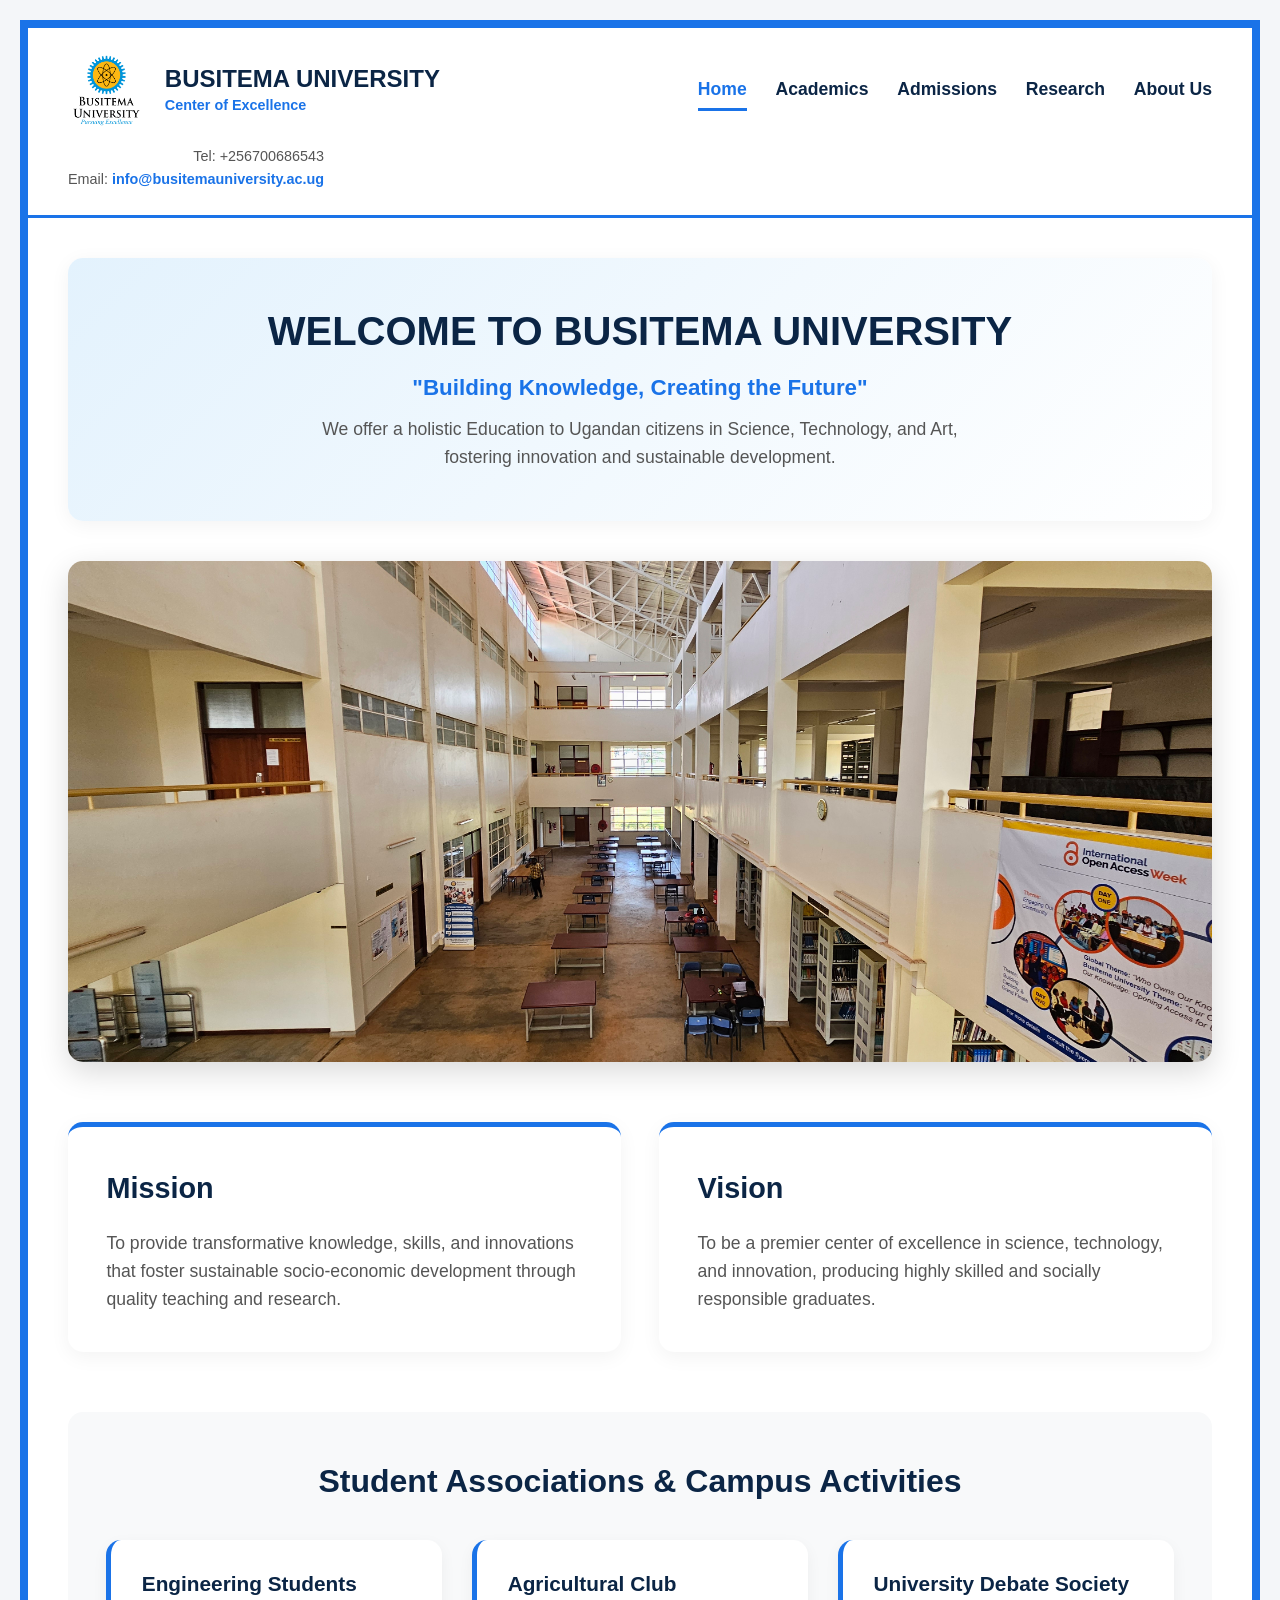
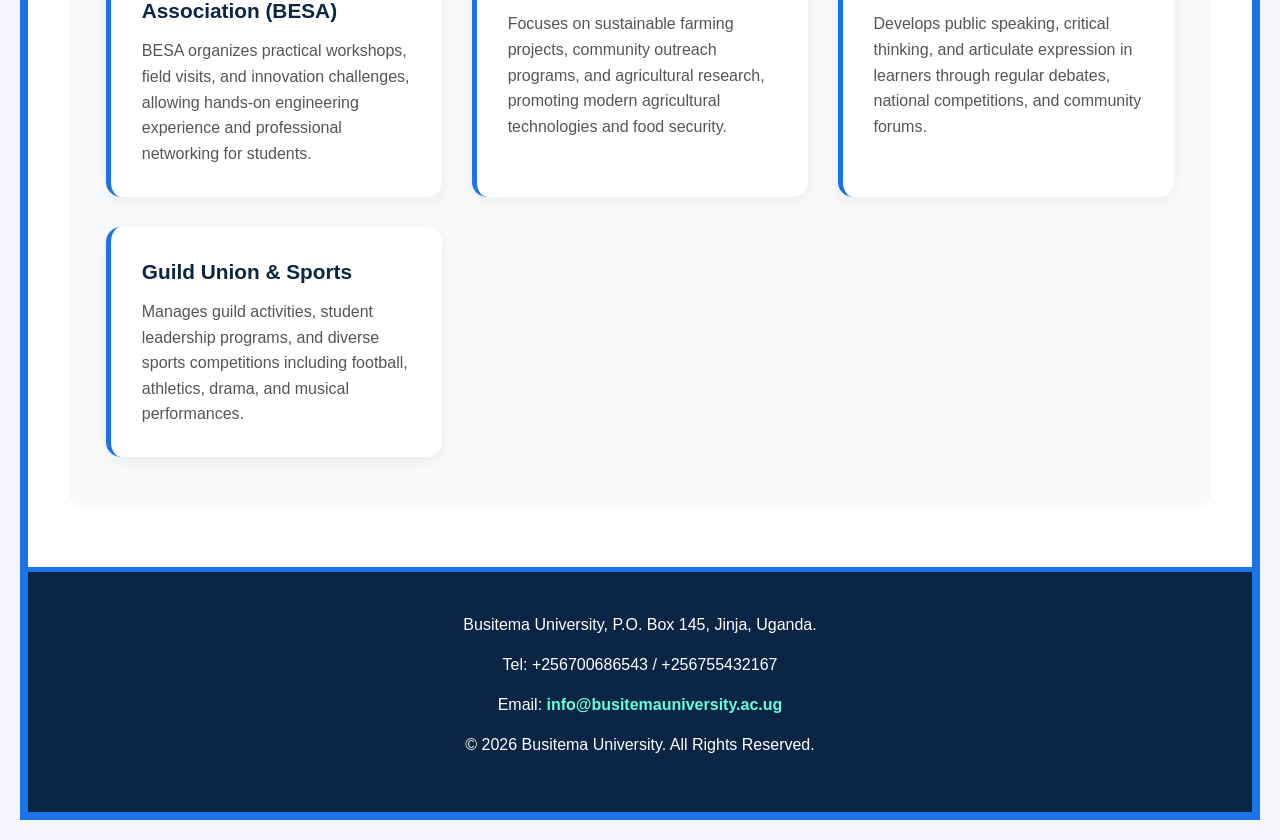
<file: index.html>
<!DOCTYPE html>
<html lang="en">
<head>
<meta charset="UTF-8">
<meta name="viewport" content="width=device-width, initial-scale=1.0">
<title>Busitema University Homepage</title>
<link rel="stylesheet" href="style.css">
</head>
<body>
<div class="page-wrapper">
<header>
<div class="header-inner">
<a class="logo-container" href="index.html">
<img src="./LOGO.png" alt="Busitema University Logo">
<div class="logo-text">
<h2>BUSITEMA UNIVERSITY</h2>
<p>Center of Excellence</p>
</div>
</a>
<button class="menu-toggle" type="button" aria-expanded="false" aria-controls="site-nav">&#9776; Menu</button>
<nav id="site-nav" aria-label="Main navigation">
<ul>
<li><a href="index.html" aria-current="page">Home</a></li>
<li><a href="academics.html">Academics</a></li>
<li><a href="#">Admissions</a></li>
<li><a href="#">Research</a></li>
<li><a href="#">About Us</a></li>
</ul>
</nav>
<div class="header-contacts">
<p>Tel: +256700686543</p>
<p>Email: <a href="mailto:info@busitemauniversity.ac.ug">info@busitemauniversity.ac.ug</a></p>
</div>
</div>
</header>
<main>
<div class="container">
<section class="hero">
<h1>WELCOME TO BUSITEMA UNIVERSITY</h1>
<p class="tagline">"Building Knowledge, Creating the Future"</p>
<p class="desc">We offer a holistic Education to Ugandan citizens in Science, Technology, and Art, fostering innovation and sustainable development.</p>
</section>
<section class="slider-container">
<div class="slider">
<div class="slide"><img src="./PHOTO 1.jpg" alt="Campus Life"></div>
<div class="slide"><img src="./2.jpg" alt="Modern Facilities"></div>
<div class="slide"><img src="./3.jpg" alt="Student Activities"></div>
<div class="slide"><img src="./4.jpg" alt="Graduation Ceremony"></div>
<div class="slide"><img src="./5.png" alt="Campus Grounds"></div>
<div class="slide"><img src="./PHOTO 1.jpg" alt="Seamless Loop"></div>
</div>
</section>
<section class="info-section">
<div class="info-card">
<h2>Mission</h2>
<p>To provide transformative knowledge, skills, and innovations that foster sustainable socio-economic development through quality teaching and research.</p>
</div>
<div class="info-card">
<h2>Vision</h2>
<p>To be a premier center of excellence in science, technology, and innovation, producing highly skilled and socially responsible graduates.</p>
</div>
</section>
<section class="clubs-section">
<h2>Student Associations &amp; Campus Activities</h2>
<div class="clubs-grid">
<div class="club-card">
<h3>Engineering Students Association (BESA)</h3>
<p>BESA organizes practical workshops, field visits, and innovation challenges, allowing hands-on engineering experience and professional networking for students.</p>
</div>
<div class="club-card">
<h3>Agricultural Club</h3>
<p>Focuses on sustainable farming projects, community outreach programs, and agricultural research, promoting modern agricultural technologies and food security.</p>
</div>
<div class="club-card">
<h3>University Debate Society</h3>
<p>Develops public speaking, critical thinking, and articulate expression in learners through regular debates, national competitions, and community forums.</p>
</div>
<div class="club-card">
<h3>Guild Union &amp; Sports</h3>
<p>Manages guild activities, student leadership programs, and diverse sports competitions including football, athletics, drama, and musical performances.</p>
</div>
</div>
</section>
</div>
</main>
<footer>
<div class="footer-content">
<p>Busitema University, P.O. Box 145, Jinja, Uganda.</p>
<p>Tel: +256700686543 / +256755432167 </p>
<p>Email: <a href="mailto:info@busitemauniversity.ac.ug">info@busitemauniversity.ac.ug</a></p>
<p>© 2026 Busitema University. All Rights Reserved.</p>
</div>
</footer>
</div>
<script>
// Phone menu button
var toggle = document.querySelector('.menu-toggle');
var nav = document.getElementById('site-nav');
toggle.addEventListener('click', function () {
  var open = nav.classList.toggle('open');
  toggle.setAttribute('aria-expanded', open);
});
</script>
</body>
</html>
</file>
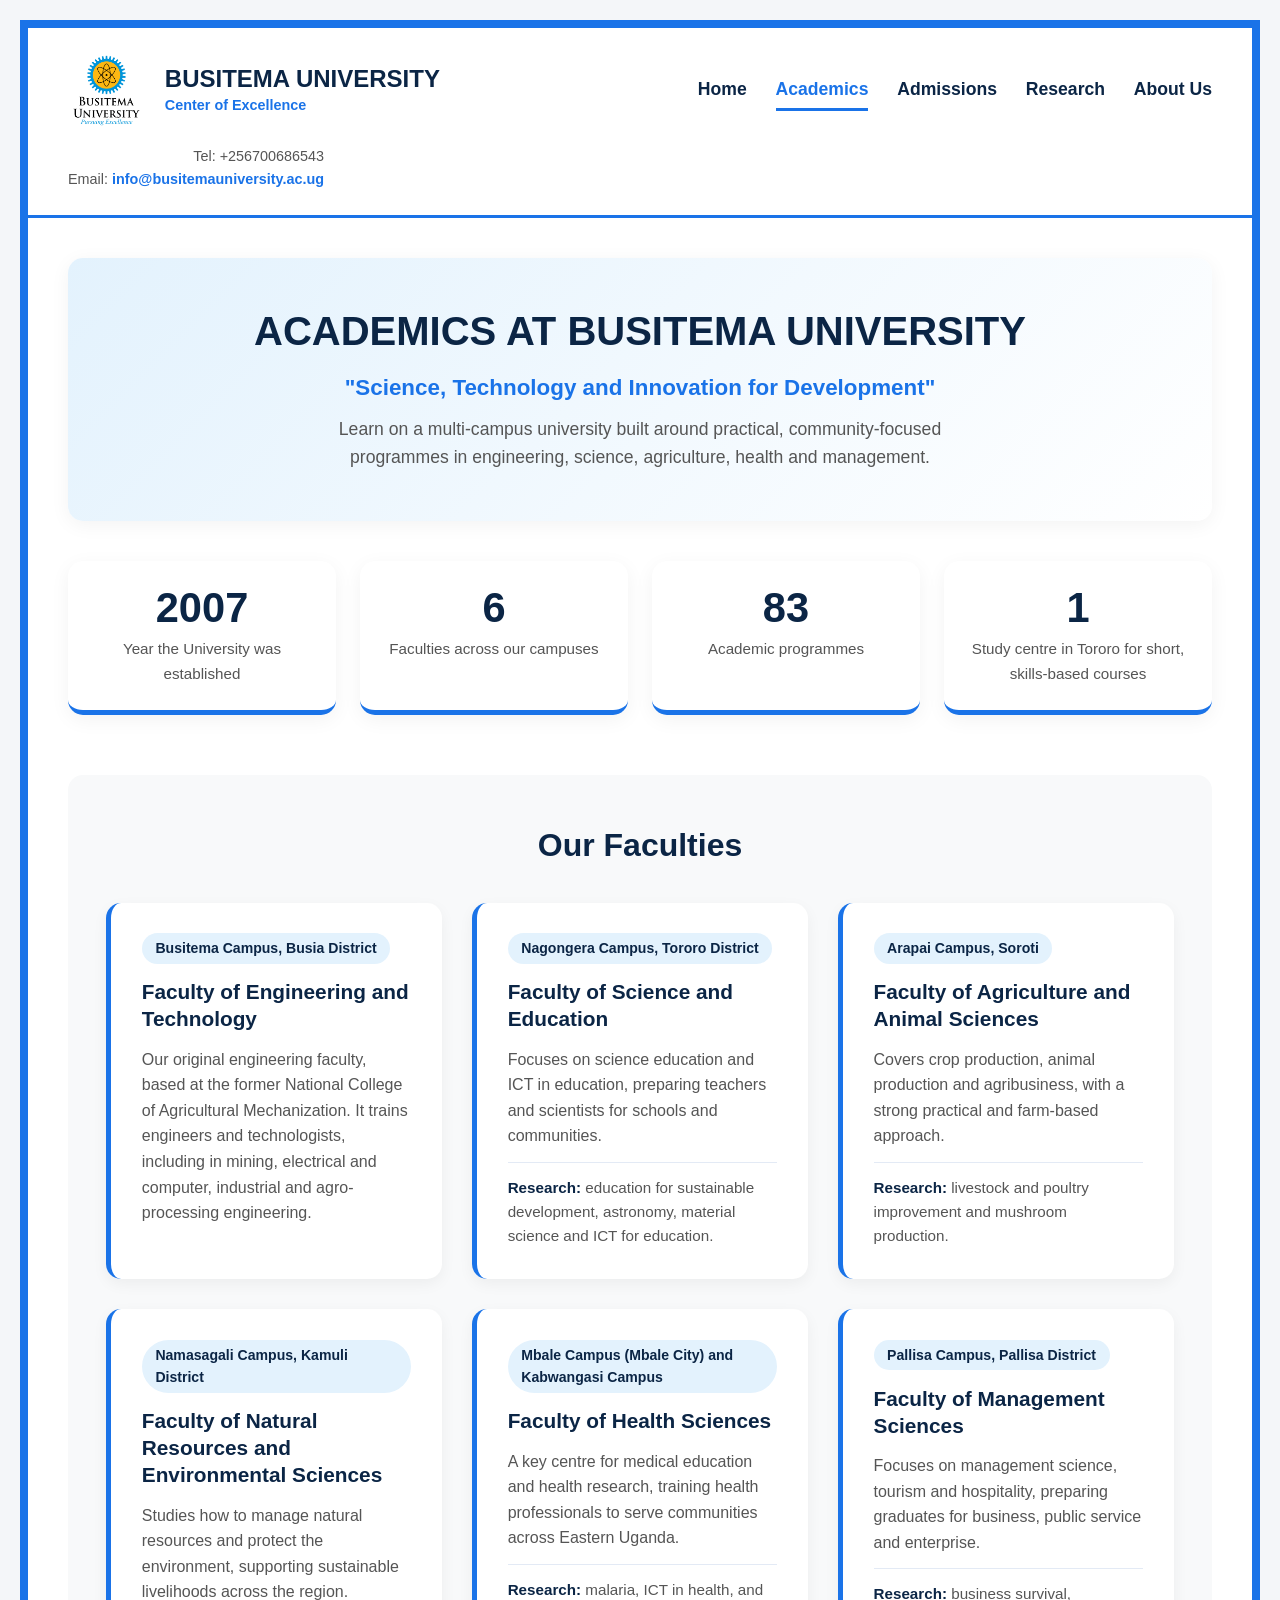
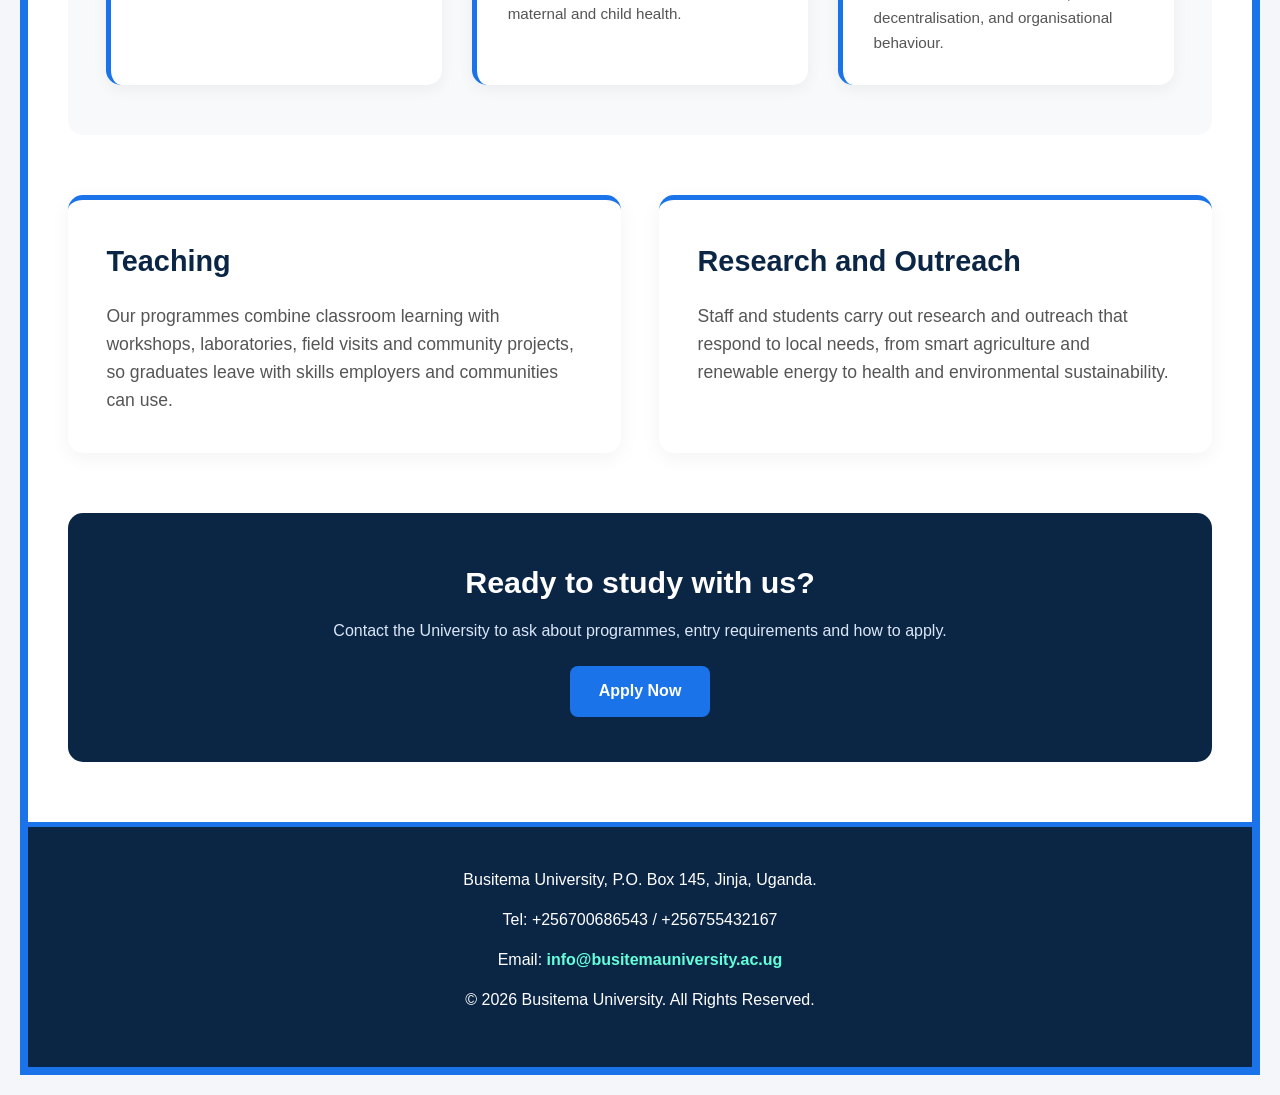
<file: academics.html>
<!DOCTYPE html>
<html lang="en">
<head>
<meta charset="UTF-8">
<meta name="viewport" content="width=device-width, initial-scale=1.0">
<title>Academics | Busitema University</title>
<link rel="stylesheet" href="style.css">
</head>
<body>
<div class="page-wrapper">
<header>
<div class="header-inner">
<a class="logo-container" href="index.html">
<img src="./LOGO.png" alt="Busitema University Logo">
<div class="logo-text">
<h2>BUSITEMA UNIVERSITY</h2>
<p>Center of Excellence</p>
</div>
</a>
<button class="menu-toggle" type="button" aria-expanded="false" aria-controls="site-nav">&#9776; Menu</button>
<nav id="site-nav" aria-label="Main navigation">
<ul>
<li><a href="index.html">Home</a></li>
<li><a href="academics.html" aria-current="page">Academics</a></li>
<li><a href="#">Admissions</a></li>
<li><a href="#">Research</a></li>
<li><a href="#">About Us</a></li>
</ul>
</nav>
<div class="header-contacts">
<p>Tel: +256700686543</p>
<p>Email: <a href="mailto:info@busitemauniversity.ac.ug">info@busitemauniversity.ac.ug</a></p>
</div>
</div>
</header>
<main>
<div class="container">
<section class="hero">
<h1>ACADEMICS AT BUSITEMA UNIVERSITY</h1>
<p class="tagline">"Science, Technology and Innovation for Development"</p>
<p class="desc">Learn on a multi-campus university built around practical, community-focused programmes in engineering, science, agriculture, health and management.</p>
</section>

<section class="facts" aria-label="Academics at a glance">
<div class="fact"><strong>2007</strong><span>Year the University was established</span></div>
<div class="fact"><strong>6</strong><span>Faculties across our campuses</span></div>
<div class="fact"><strong>83</strong><span>Academic programmes</span></div>
<div class="fact"><strong>1</strong><span>Study centre in Tororo for short, skills-based courses</span></div>
</section>

<section class="clubs-section">
<h2>Our Faculties</h2>
<div class="clubs-grid">
<div class="club-card">
<span class="campus">Busitema Campus, Busia District</span>
<h3>Faculty of Engineering and Technology</h3>
<p>Our original engineering faculty, based at the former National College of Agricultural Mechanization. It trains engineers and technologists, including in mining, electrical and computer, industrial and agro-processing engineering.</p>
</div>
<div class="club-card">
<span class="campus">Nagongera Campus, Tororo District</span>
<h3>Faculty of Science and Education</h3>
<p>Focuses on science education and ICT in education, preparing teachers and scientists for schools and communities.</p>
<p class="research"><strong>Research:</strong> education for sustainable development, astronomy, material science and ICT for education.</p>
</div>
<div class="club-card">
<span class="campus">Arapai Campus, Soroti</span>
<h3>Faculty of Agriculture and Animal Sciences</h3>
<p>Covers crop production, animal production and agribusiness, with a strong practical and farm-based approach.</p>
<p class="research"><strong>Research:</strong> livestock and poultry improvement and mushroom production.</p>
</div>
<div class="club-card">
<span class="campus">Namasagali Campus, Kamuli District</span>
<h3>Faculty of Natural Resources and Environmental Sciences</h3>
<p>Studies how to manage natural resources and protect the environment, supporting sustainable livelihoods across the region.</p>
</div>
<div class="club-card">
<span class="campus">Mbale Campus (Mbale City) and Kabwangasi Campus</span>
<h3>Faculty of Health Sciences</h3>
<p>A key centre for medical education and health research, training health professionals to serve communities across Eastern Uganda.</p>
<p class="research"><strong>Research:</strong> malaria, ICT in health, and maternal and child health.</p>
</div>
<div class="club-card">
<span class="campus">Pallisa Campus, Pallisa District</span>
<h3>Faculty of Management Sciences</h3>
<p>Focuses on management science, tourism and hospitality, preparing graduates for business, public service and enterprise.</p>
<p class="research"><strong>Research:</strong> business survival, decentralisation, and organisational behaviour.</p>
</div>
</div>
</section>

<section class="info-section">
<div class="info-card">
<h2>Teaching</h2>
<p>Our programmes combine classroom learning with workshops, laboratories, field visits and community projects, so graduates leave with skills employers and communities can use.</p>
</div>
<div class="info-card">
<h2>Research and Outreach</h2>
<p>Staff and students carry out research and outreach that respond to local needs, from smart agriculture and renewable energy to health and environmental sustainability.</p>
</div>
</section>

<section class="cta-band">
<h2>Ready to study with us?</h2>
<p>Contact the University to ask about programmes, entry requirements and how to apply.</p>
<a class="button" href="#">Apply Now</a>
</section>
</div>
</main>
<footer>
<div class="footer-content">
<p>Busitema University, P.O. Box 145, Jinja, Uganda.</p>
<p>Tel: +256700686543 / +256755432167 </p>
<p>Email: <a href="mailto:info@busitemauniversity.ac.ug">info@busitemauniversity.ac.ug</a></p>
<p>© 2026 Busitema University. All Rights Reserved.</p>
</div>
</footer>
</div>
<script>
// Phone menu button
var toggle = document.querySelector('.menu-toggle');
var nav = document.getElementById('site-nav');
toggle.addEventListener('click', function () {
  var open = nav.classList.toggle('open');
  toggle.setAttribute('aria-expanded', open);
});
</script>
</body>
</html>
</file>
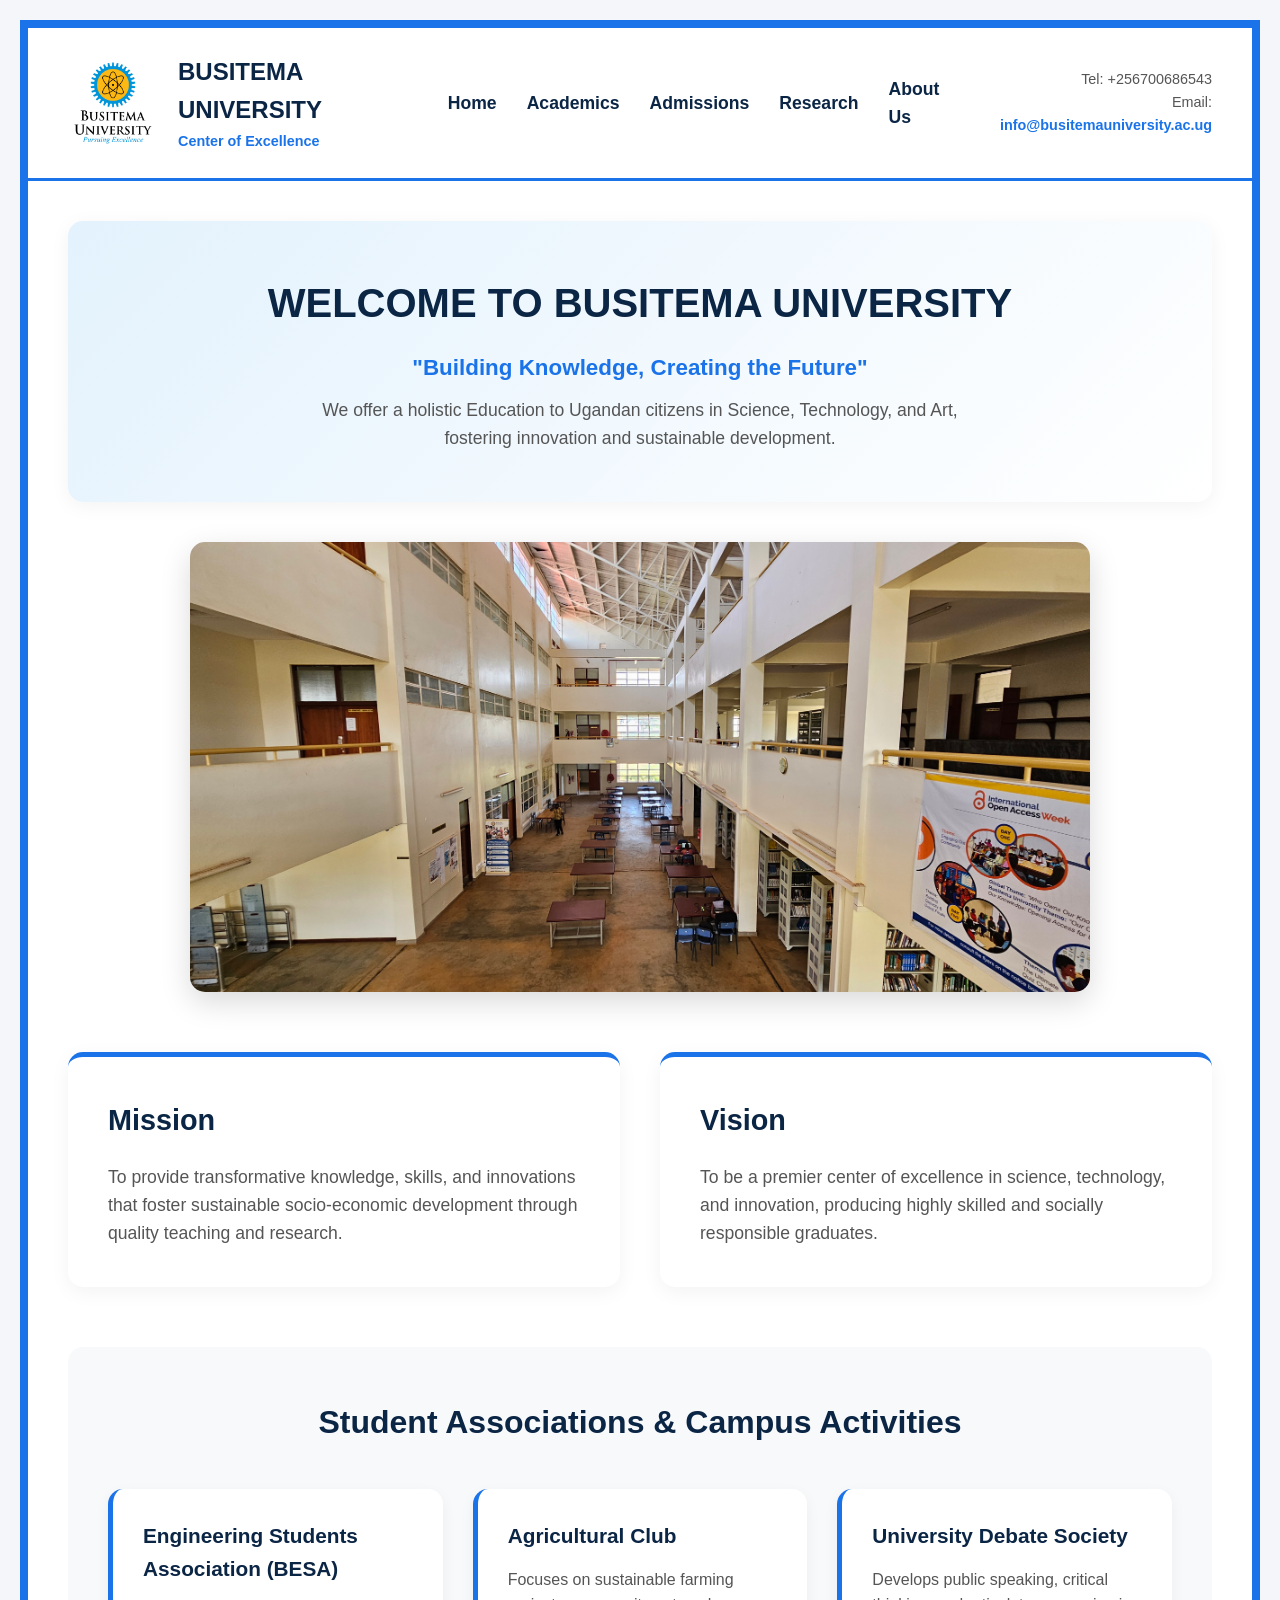
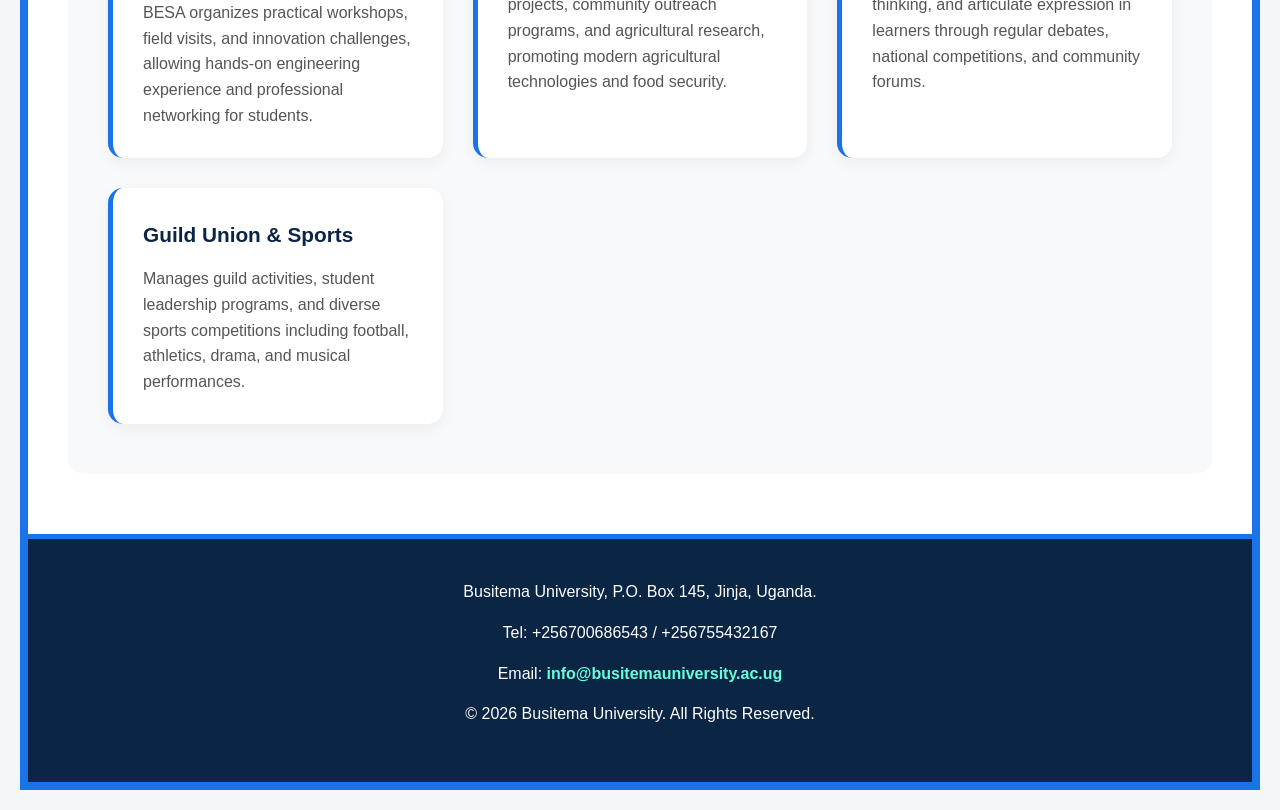
<file: Busitema Jovy.html>
<!DOCTYPE html>
<html lang="en">
<head>
<meta charset="UTF-8">
<meta name="viewport" content="width=device-width, initial-scale=1.0">
<title>Busitema University Homepage</title>
<style>
* {
margin: 0;
padding: 0;
box-sizing: border-box;
}
body {
font-family: 'Segoe UI', Tahoma, Geneva, Verdana, sans-serif;
line-height: 1.6;
background-color: #f4f6f9;
color: #333;
min-height: 100vh;
padding: 20px;
}
.page-wrapper {
border: 8px solid #1a73e8;
min-height: calc(100vh - 40px);
background-color: #ffffff;
display: flex;
flex-direction: column;
}
header {
background-color: #ffffff;
padding: 25px 40px;
border-bottom: 3px solid #1a73e8;
display: flex;
align-items: center;
justify-content: space-between;
}
.logo-container {
display: flex;
align-items: center;
gap: 20px;
}
.logo-container img {
height: 90px;
width: auto;
}
.logo-text h2 {
color: #0b2545;
font-size: 1.5rem;
font-weight: bold;
}
.logo-text p {
color: #1a73e8;
font-size: 0.9rem;
font-weight: 600;
}
nav ul {
display: flex;
list-style: none;
gap: 30px;
align-items: center;
}
nav ul li a {
text-decoration: none;
color: #0b2545;
font-weight: 600;
font-size: 1.1rem;
transition: color 0.3s ease;
}
nav ul li a:hover {
color: #1a73e8;
}
.header-contacts {
text-align: right;
font-size: 0.9rem;
color: #555;
}
.header-contacts a {
color: #1a73e8;
text-decoration: none;
font-weight: 600;
}
main {
flex: 1;
padding: 0 40px;
}
.hero {
text-align: center;
margin: 40px 0;
background: linear-gradient(135deg, #e3f2fd 0%, #ffffff 100%);
padding: 50px;
border-radius: 15px;
box-shadow: 0 4px 20px rgba(0,0,0,0.05);
}
.hero h1 {
color: #0b2545;
margin-bottom: 15px;
font-size: 2.5rem;
}
.hero p.tagline {
font-size: 1.4rem;
color: #1a73e8;
font-weight: 600;
margin-bottom: 10px;
}
.hero p.desc {
font-size: 1.1rem;
color: #555;
max-width: 700px;
margin: 0 auto;
}
.slider-container {
max-width: 900px;
margin: 0 auto 60px auto;
overflow: hidden;
border-radius: 15px;
box-shadow: 0 10px 30px rgba(0,0,0,0.15);
}
.slider {
display: flex;
width: 600%;
animation: slideAnimation 30s infinite;
}
.slide {
width: 16.6667%;
}
.slide img {
width: 100%;
height: 450px;
object-fit: cover;
display: block;
}
@keyframes slideAnimation {
0%, 16% { transform: translateX(0%); }
20%, 36% { transform: translateX(-16.6667%); }
40%, 56% { transform: translateX(-33.3333%); }
60%, 76% { transform: translateX(-50%); }
80%, 96% { transform: translateX(-66.6667%); }
100% { transform: translateX(0%); }
}
.info-section {
display: grid;
grid-template-columns: 1fr 1fr;
gap: 40px;
margin-bottom: 60px;
}
.info-card {
background-color: #ffffff;
padding: 40px;
border-radius: 15px;
box-shadow: 0 5px 20px rgba(0,0,0,0.05);
border-top: 5px solid #1a73e8;
transition: transform 0.3s ease;
}
.info-card:hover {
transform: translateY(-5px);
}
.info-card h2 {
color: #0b2545;
margin-bottom: 20px;
font-size: 1.8rem;
display: flex;
align-items: center;
gap: 15px;
}
.info-card p {
color: #555;
font-size: 1.1rem;
}
.clubs-section {
background-color: #f8f9fa;
padding: 50px 40px;
border-radius: 15px;
margin-bottom: 60px;
}
.clubs-section h2 {
color: #0b2545;
margin-bottom: 40px;
text-align: center;
font-size: 2rem;
}
.clubs-grid {
display: grid;
grid-template-columns: repeat(auto-fit, minmax(280px, 1fr));
gap: 30px;
}
.club-card {
background-color: #ffffff;
padding: 30px;
border-radius: 15px;
box-shadow: 0 5px 15px rgba(0,0,0,0.05);
border-left: 5px solid #1a73e8;
transition: all 0.3s ease;
}
.club-card:hover {
box-shadow: 0 10px 25px rgba(0,0,0,0.1);
transform: translateY(-3px);
border-left-color: #0b2545;
}
.club-card h3 {
color: #0b2545;
margin-bottom: 15px;
font-size: 1.3rem;
}
.club-card p {
color: #555;
font-size: 1rem;
}
footer {
background-color: #0b2545;
color: #ffffff;
padding: 40px;
text-align: center;
border-top: 5px solid #1a73e8;
}
.footer-content {
font-size: 1rem;
max-width: 800px;
margin: 0 auto;
}
.footer-content p {
margin-bottom: 15px;
}
.footer-content a {
color: #64ffda;
text-decoration: none;
font-weight: 600;
}
@media (max-width: 1024px) {
.info-section {
grid-template-columns: 1fr;
}
}
@media (max-width: 768px) {
header {
flex-direction: column;
gap: 20px;
text-align: center;
}
main {
padding: 0 20px;
}
.hero {
padding: 30px;
}
}
</style>
</head>
<body>
<div class="page-wrapper">
<header>
<div class="logo-container">
<img src="./LOGO.png" alt="Busitema University Logo">
<div class="logo-text">
<h2>BUSITEMA UNIVERSITY</h2>
<p>Center of Excellence</p>
</div>
</div>
<nav>
<ul>
<li><a href="#">Home</a></li>
<li><a href="#">Academics</a></li>
<li><a href="#">Admissions</a></li>
<li><a href="#">Research</a></li>
<li><a href="#">About Us</a></li>
</ul>
</nav>
<div class="header-contacts">
<p>Tel: +256700686543</p>
<p>Email: <a href="mailto:info@busitemauniversity.ac.ug">info@busitemauniversity.ac.ug</a></p>
</div>
</header>
<main>
<section class="hero">
<h1>WELCOME TO BUSITEMA UNIVERSITY</h1>
<p class="tagline">"Building Knowledge, Creating the Future"</p>
<p class="desc">We offer a holistic Education to Ugandan citizens in Science, Technology, and Art, fostering innovation and sustainable development.</p>
</section>
<section class="slider-container">
<div class="slider">
<div class="slide"><img src="./PHOTO 1.jpg" alt="Campus Life"></div>
<div class="slide"><img src="./2.jpg" alt="Modern Facilities"></div>
<div class="slide"><img src="./3.jpg" alt="Student Activities"></div>
<div class="slide"><img src="./4.jpg" alt="Graduation Ceremony"></div>
<div class="slide"><img src="./5.png" alt="Campus Grounds"></div>
<div class="slide"><img src="./PHOTO 1.jpg" alt="Seamless Loop"></div>
</div>
</section>
<section class="info-section">
<div class="info-card">
<h2>Mission</h2>
<p>To provide transformative knowledge, skills, and innovations that foster sustainable socio-economic development through quality teaching and research.</p>
</div>
<div class="info-card">
<h2>Vision</h2>
<p>To be a premier center of excellence in science, technology, and innovation, producing highly skilled and socially responsible graduates.</p>
</div>
</section>
<section class="clubs-section">
<h2>Student Associations & Campus Activities</h2>
<div class="clubs-grid">
<div class="club-card">
<h3>Engineering Students Association (BESA)</h3>
<p>BESA organizes practical workshops, field visits, and innovation challenges, allowing hands-on engineering experience and professional networking for students.</p>
</div>
<div class="club-card">
<h3>Agricultural Club</h3>
<p>Focuses on sustainable farming projects, community outreach programs, and agricultural research, promoting modern agricultural technologies and food security.</p>
</div>
<div class="club-card">
<h3>University Debate Society</h3>
<p>Develops public speaking, critical thinking, and articulate expression in learners through regular debates, national competitions, and community forums.</p>
</div>
<div class="club-card">
<h3>Guild Union & Sports</h3>
<p>Manages guild activities, student leadership programs, and diverse sports competitions including football, athletics, drama, and musical performances.</p>
</div>
</div>
</section>
</main>
<footer>
<div class="footer-content">
<p>Busitema University, P.O. Box 145, Jinja, Uganda.</p>
<p>Tel: +256700686543 / +256755432167 </p>
<p>Email: <a href="mailto:info@busitemauniversity.ac.ug">info@busitemauniversity.ac.ug</a></p>
<p>© 2026 Busitema University. All Rights Reserved.</p>
</div>
</footer>
</div>
</body>
</html>
</file>
<file: style.css>
/* =====================================================
   BUSITEMA UNIVERSITY - shared stylesheet (all pages)
   Sizes use rem, and the root font size grows on large
   screens / TVs so everything scales up together.
   ===================================================== */

:root {
  --blue: #1a73e8;
  --navy: #0b2545;
  --text: #333;
  --muted: #555;
  --page-bg: #f4f6f9;
  --line: #e3eaf5;
}

* {
  margin: 0;
  padding: 0;
  box-sizing: border-box;
}

/* Scale the whole design up on big monitors and TVs */
html {
  font-size: 100%;
  -webkit-text-size-adjust: 100%;
}
@media (min-width: 1600px) { html { font-size: 112.5%; } }
@media (min-width: 2200px) { html { font-size: 137.5%; } }
@media (min-width: 3000px) { html { font-size: 175%; } }

body {
  font-family: 'Segoe UI', Tahoma, Geneva, Verdana, sans-serif;
  line-height: 1.6;
  background-color: var(--page-bg);
  color: var(--text);
  min-height: 100vh;
  padding: 1.25rem;
}

img {
  max-width: 100%;
}

.page-wrapper {
  border: 0.5rem solid var(--blue);
  min-height: calc(100vh - 2.5rem);
  background-color: #ffffff;
  display: flex;
  flex-direction: column;
}

/* Keeps content from stretching too wide on very large screens */
.container {
  width: 100%;
  max-width: 85rem;
  margin-inline: auto;
}

/* ---------------- HEADER ---------------- */
header {
  background-color: #ffffff;
  padding: 1.5rem clamp(1rem, 4vw, 2.5rem);
  border-bottom: 3px solid var(--blue);
}

.header-inner {
  display: flex;
  align-items: center;
  justify-content: space-between;
  flex-wrap: wrap;
  gap: 1rem 1.5rem;
}

.logo-container {
  display: flex;
  align-items: center;
  gap: 1.25rem;
  text-decoration: none;
}

.logo-container img {
  height: clamp(3.5rem, 6vw, 5.6rem);
  width: auto;
}

.logo-text h2 {
  color: var(--navy);
  font-size: clamp(1.1rem, 2vw, 1.5rem);
  font-weight: bold;
  line-height: 1.25;
}

.logo-text p {
  color: var(--blue);
  font-size: 0.9rem;
  font-weight: 600;
}

nav ul {
  display: flex;
  flex-wrap: wrap;
  justify-content: center;
  list-style: none;
  gap: 0.5rem 1.8rem;
  align-items: center;
}

nav ul li a {
  display: inline-block;
  padding: 0.3rem 0;
  text-decoration: none;
  color: var(--navy);
  font-weight: 600;
  font-size: 1.1rem;
  border-bottom: 3px solid transparent;
  transition: color 0.3s ease, border-color 0.3s ease;
}

nav ul li a:hover {
  color: var(--blue);
}

nav ul li a[aria-current="page"] {
  color: var(--blue);
  border-bottom-color: var(--blue);
}

.header-contacts {
  text-align: right;
  font-size: 0.9rem;
  color: var(--muted);
}

.header-contacts a {
  color: var(--blue);
  text-decoration: none;
  font-weight: 600;
  overflow-wrap: anywhere;
}

/* Menu button: only shown on phones */
.menu-toggle {
  display: none;
  align-items: center;
  gap: 0.5rem;
  background-color: var(--blue);
  color: #ffffff;
  border: none;
  border-radius: 8px;
  padding: 0.6rem 1.4rem;
  font-size: 1rem;
  font-weight: 600;
  font-family: inherit;
  cursor: pointer;
}

.menu-toggle:focus-visible,
nav a:focus-visible {
  outline: 3px solid var(--navy);
  outline-offset: 3px;
}

/* ---------------- MAIN ---------------- */
main {
  flex: 1;
  padding: 0 clamp(1rem, 4vw, 2.5rem);
}

.hero {
  text-align: center;
  margin: clamp(1.5rem, 4vw, 2.5rem) 0;
  background: linear-gradient(135deg, #e3f2fd 0%, #ffffff 100%);
  padding: clamp(1.5rem, 5vw, 3.1rem);
  border-radius: 15px;
  box-shadow: 0 4px 20px rgba(0,0,0,0.05);
}

.hero h1 {
  color: var(--navy);
  margin-bottom: 0.9rem;
  font-size: clamp(1.5rem, 1rem + 2.2vw, 2.5rem);
  line-height: 1.2;
}

.hero p.tagline {
  font-size: clamp(1.1rem, 0.9rem + 0.9vw, 1.4rem);
  color: var(--blue);
  font-weight: 600;
  margin-bottom: 0.6rem;
}

.hero p.desc {
  font-size: clamp(1rem, 0.95rem + 0.3vw, 1.1rem);
  color: var(--muted);
  max-width: 44rem;
  margin: 0 auto;
}

/* Photo slider */
.slider-container {
  max-width: 100%;
  margin: 0 auto 3.75rem auto;
  overflow: hidden;
  border-radius: 15px;
  box-shadow: 0 10px 30px rgba(0,0,0,0.15);
}

.slider {
  display: flex;
  width: 600%;
  animation: slideAnimation 30s infinite;
}

.slide {
  width: 16.6667%;
}

.slide img {
  width: 100%;
  height: auto;
  aspect-ratio: 16 / 7;
  min-height: 13rem;
  object-fit: cover;
  display: block;
}

@keyframes slideAnimation {
  0%, 16% { transform: translateX(0%); }
  20%, 36% { transform: translateX(-16.6667%); }
  40%, 56% { transform: translateX(-33.3333%); }
  60%, 76% { transform: translateX(-50%); }
  80%, 96% { transform: translateX(-66.6667%); }
  100% { transform: translateX(0%); }
}

/* Mission / Vision (and any two-column cards) */
.info-section {
  display: grid;
  grid-template-columns: repeat(auto-fit, minmax(min(100%, 22rem), 1fr));
  gap: clamp(1.25rem, 3vw, 2.5rem);
  margin-bottom: 3.75rem;
}

.info-card {
  background-color: #ffffff;
  padding: clamp(1.4rem, 3vw, 2.5rem);
  border-radius: 15px;
  box-shadow: 0 5px 20px rgba(0,0,0,0.05);
  border-top: 5px solid var(--blue);
  transition: transform 0.3s ease;
}

.info-card:hover {
  transform: translateY(-5px);
}

.info-card h2 {
  color: var(--navy);
  margin-bottom: 1.1rem;
  font-size: clamp(1.4rem, 2.4vw, 1.8rem);
  display: flex;
  align-items: center;
  gap: 1rem;
}

.info-card p {
  color: var(--muted);
  font-size: clamp(1rem, 0.95rem + 0.3vw, 1.1rem);
}

/* Clubs / faculties */
.clubs-section {
  background-color: #f8f9fa;
  padding: clamp(1.5rem, 4vw, 3.1rem) clamp(1rem, 3vw, 2.5rem);
  border-radius: 15px;
  margin-bottom: 3.75rem;
}

.clubs-section h2 {
  color: var(--navy);
  margin-bottom: clamp(1.5rem, 3vw, 2.5rem);
  text-align: center;
  font-size: clamp(1.4rem, 1rem + 1.6vw, 2rem);
  line-height: 1.25;
}

.clubs-grid {
  display: grid;
  grid-template-columns: repeat(auto-fit, minmax(min(100%, 17.5rem), 1fr));
  gap: clamp(1rem, 2.5vw, 1.9rem);
}

.club-card {
  background-color: #ffffff;
  padding: clamp(1.25rem, 2.5vw, 1.9rem);
  border-radius: 15px;
  box-shadow: 0 5px 15px rgba(0,0,0,0.05);
  border-left: 5px solid var(--blue);
  transition: all 0.3s ease;
}

.club-card:hover {
  box-shadow: 0 10px 25px rgba(0,0,0,0.1);
  transform: translateY(-3px);
  border-left-color: var(--navy);
}

.club-card h3 {
  color: var(--navy);
  margin-bottom: 0.9rem;
  font-size: 1.3rem;
  line-height: 1.3;
}

.club-card p {
  color: var(--muted);
  font-size: 1rem;
}

/* ---------------- ACADEMICS PAGE EXTRAS ---------------- */
.facts {
  display: grid;
  grid-template-columns: repeat(auto-fit, minmax(min(100%, 12rem), 1fr));
  gap: clamp(1rem, 2.5vw, 1.5rem);
  margin-bottom: 3.75rem;
}

.fact {
  background-color: #ffffff;
  text-align: center;
  padding: 1.5rem 1rem;
  border-radius: 15px;
  box-shadow: 0 5px 20px rgba(0,0,0,0.05);
  border-bottom: 5px solid var(--blue);
}

.fact strong {
  display: block;
  color: var(--navy);
  font-size: clamp(1.8rem, 1.2rem + 2vw, 2.6rem);
  line-height: 1.1;
}

.fact span {
  display: block;
  margin-top: 0.4rem;
  color: var(--muted);
  font-size: 0.95rem;
}

.campus {
  display: inline-block;
  margin-bottom: 0.9rem;
  padding: 0.25rem 0.85rem;
  background-color: #e3f2fd;
  color: var(--navy);
  border-radius: 999px;
  font-size: 0.88rem;
  font-weight: 600;
}

.club-card .research {
  margin-top: 0.8rem;
  padding-top: 0.8rem;
  border-top: 1px solid var(--line);
  font-size: 0.95rem;
}

.club-card .research strong {
  color: var(--navy);
}

.cta-band {
  background-color: var(--navy);
  color: #ffffff;
  text-align: center;
  padding: clamp(1.5rem, 4vw, 2.8rem);
  border-radius: 15px;
  margin-bottom: 3.75rem;
}

.cta-band h2 {
  font-size: clamp(1.35rem, 1rem + 1.4vw, 1.9rem);
  margin-bottom: 0.7rem;
}

.cta-band p {
  max-width: 40rem;
  margin: 0 auto 1.4rem;
  color: #dbe7f7;
}

.cta-band a.button {
  display: inline-block;
  background-color: var(--blue);
  color: #ffffff;
  text-decoration: none;
  font-weight: 700;
  padding: 0.8rem 1.8rem;
  border-radius: 8px;
  overflow-wrap: anywhere;
  transition: background-color 0.3s ease;
}

.cta-band a.button:hover {
  background-color: #1558b8;
}

/* ---------------- FOOTER ---------------- */
footer {
  background-color: var(--navy);
  color: #ffffff;
  padding: clamp(1.5rem, 4vw, 2.5rem) 1.25rem;
  text-align: center;
  border-top: 5px solid var(--blue);
}

.footer-content {
  font-size: 1rem;
  max-width: 50rem;
  margin: 0 auto;
}

.footer-content p {
  margin-bottom: 0.9rem;
  overflow-wrap: anywhere;
}

.footer-content a {
  color: #64ffda;
  text-decoration: none;
  font-weight: 600;
}

/* ---------------- RESPONSIVE: TABLETS ---------------- */
@media (max-width: 1100px) {
  /* menu drops onto its own row under the logo and contacts */
  nav {
    order: 3;
    flex-basis: 100%;
    border-top: 1px solid var(--line);
    padding-top: 0.9rem;
  }
}

/* ---------------- RESPONSIVE: PHONES ---------------- */
@media (max-width: 768px) {
  body { padding: 0.5rem; }

  .page-wrapper {
    border-width: 5px;
    min-height: calc(100vh - 1rem);
  }

  .header-inner {
    flex-direction: column;
    align-items: center;
    text-align: center;
    gap: 0.9rem;
  }

  .logo-container {
    flex-direction: column;
    gap: 0.5rem;
  }

  .menu-toggle { display: inline-flex; }

  nav {
    order: 0;
    display: none;
    width: 100%;
    border-top: none;
    padding-top: 0;
  }

  nav.open { display: block; }

  nav ul {
    flex-direction: column;
    align-items: stretch;
    gap: 0;
    border: 1px solid var(--line);
    border-radius: 10px;
    overflow: hidden;
  }

  nav ul li a {
    display: block;
    padding: 0.85rem 1rem;
    border-bottom: 1px solid var(--line);
    border-left: 4px solid transparent;
  }

  nav ul li:last-child a { border-bottom: none; }

  nav ul li a[aria-current="page"] {
    border-bottom-color: var(--line);
    border-left-color: var(--blue);
    background-color: #f2f7fe;
  }

  .header-contacts { text-align: center; }

  .slide img {
    aspect-ratio: 4 / 3;
    min-height: 0;
  }

  .info-card:hover,
  .club-card:hover { transform: none; }
}

@media (max-width: 400px) {
  .logo-text h2 { font-size: 1.05rem; }
  header { padding: 1rem 0.75rem; }
}

/* Respect people who turn off animation */
@media (prefers-reduced-motion: reduce) {
  .slider { animation: none; }
  * { transition: none !important; }
}
</file>
